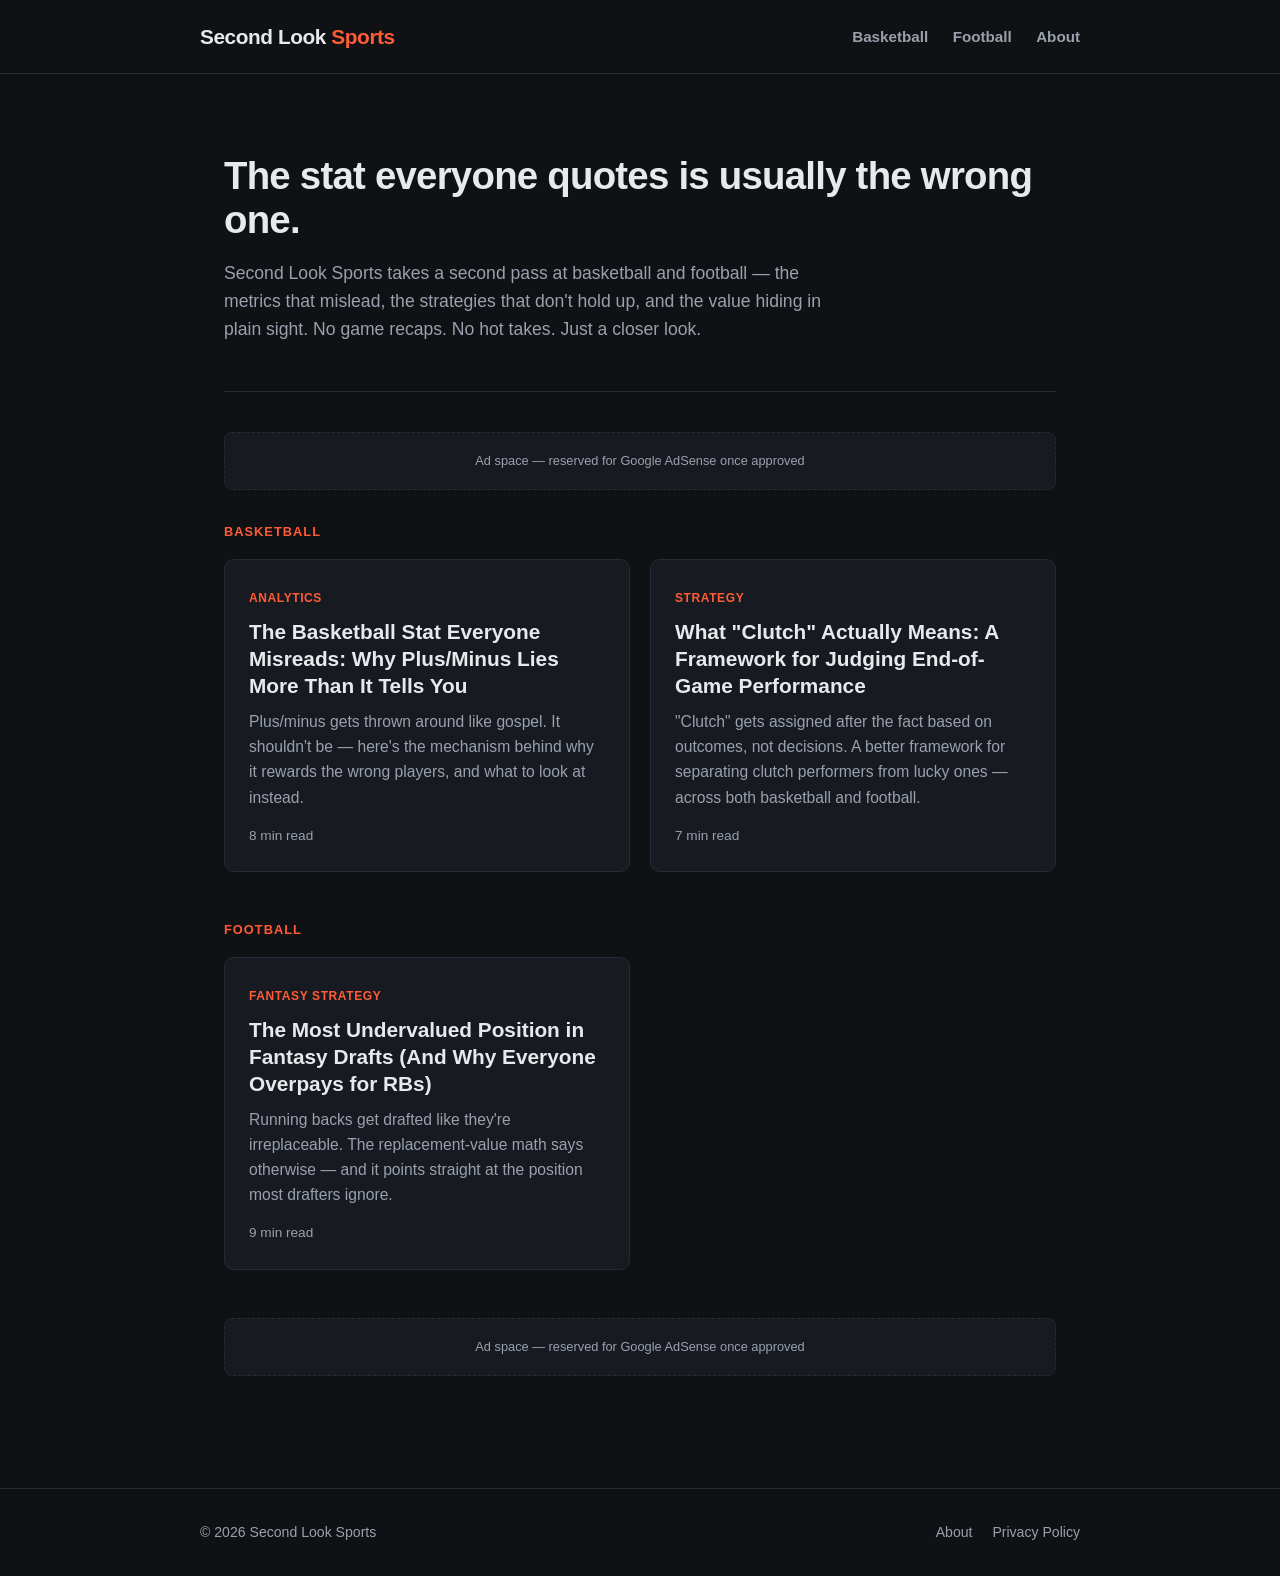
<file: index.html>
<!DOCTYPE html>
<html lang="en">
<head>
  <meta charset="UTF-8">
  <meta name="viewport" content="width=device-width, initial-scale=1.0">
  <title>Second Look Sports — Basketball & Football Analysis, Rethought</title>
  <meta name="description" content="Basketball and football analysis that questions the stats everyone else takes for granted. No recaps, no hot takes — just the numbers and strategy, looked at twice.">
  <link rel="stylesheet" href="css/style.css">
  <link rel="canonical" href="https://cobyjcohen2-cmyk.github.io/second-look-sports/">
</head>
<body>

  <header class="site-header">
    <div class="wrap">
      <a class="brand" href="index.html">Second Look <span>Sports</span></a>
      <nav class="main-nav">
        <a href="index.html#basketball">Basketball</a>
        <a href="index.html#football">Football</a>
        <a href="about.html">About</a>
      </nav>
    </div>
  </header>

  <main>
    <section class="hero">
      <h1>The stat everyone quotes is usually the wrong one.</h1>
      <p>Second Look Sports takes a second pass at basketball and football — the metrics that mislead, the strategies that don't hold up, and the value hiding in plain sight. No game recaps. No hot takes. Just a closer look.</p>
    </section>

    <div class="ad-slot">Ad space — reserved for Google AdSense once approved</div>

    <div id="basketball">
      <div class="section-label">Basketball</div>
      <div class="article-grid">
        <div class="article-card">
          <span class="tag">Analytics</span>
          <h2><a href="articles/plus-minus-lies.html">The Basketball Stat Everyone Misreads: Why Plus/Minus Lies More Than It Tells You</a></h2>
          <p>Plus/minus gets thrown around like gospel. It shouldn't be — here's the mechanism behind why it rewards the wrong players, and what to look at instead.</p>
          <span class="meta">8 min read</span>
        </div>
        <div class="article-card">
          <span class="tag">Strategy</span>
          <h2><a href="articles/what-clutch-really-means.html">What "Clutch" Actually Means: A Framework for Judging End-of-Game Performance</a></h2>
          <p>"Clutch" gets assigned after the fact based on outcomes, not decisions. A better framework for separating clutch performers from lucky ones — across both basketball and football.</p>
          <span class="meta">7 min read</span>
        </div>
      </div>
    </div>

    <div id="football">
      <div class="section-label">Football</div>
      <div class="article-grid">
        <div class="article-card">
          <span class="tag">Fantasy Strategy</span>
          <h2><a href="articles/fantasy-rb-value-trap.html">The Most Undervalued Position in Fantasy Drafts (And Why Everyone Overpays for RBs)</a></h2>
          <p>Running backs get drafted like they're irreplaceable. The replacement-value math says otherwise — and it points straight at the position most drafters ignore.</p>
          <span class="meta">9 min read</span>
        </div>
      </div>
    </div>

    <div class="ad-slot">Ad space — reserved for Google AdSense once approved</div>
  </main>

  <footer class="site-footer">
    <div class="wrap">
      <div>&copy; 2026 Second Look Sports</div>
      <div>
        <a href="about.html">About</a>
        <a href="privacy-policy.html">Privacy Policy</a>
      </div>
    </div>
  </footer>

</body>
</html>
</file>
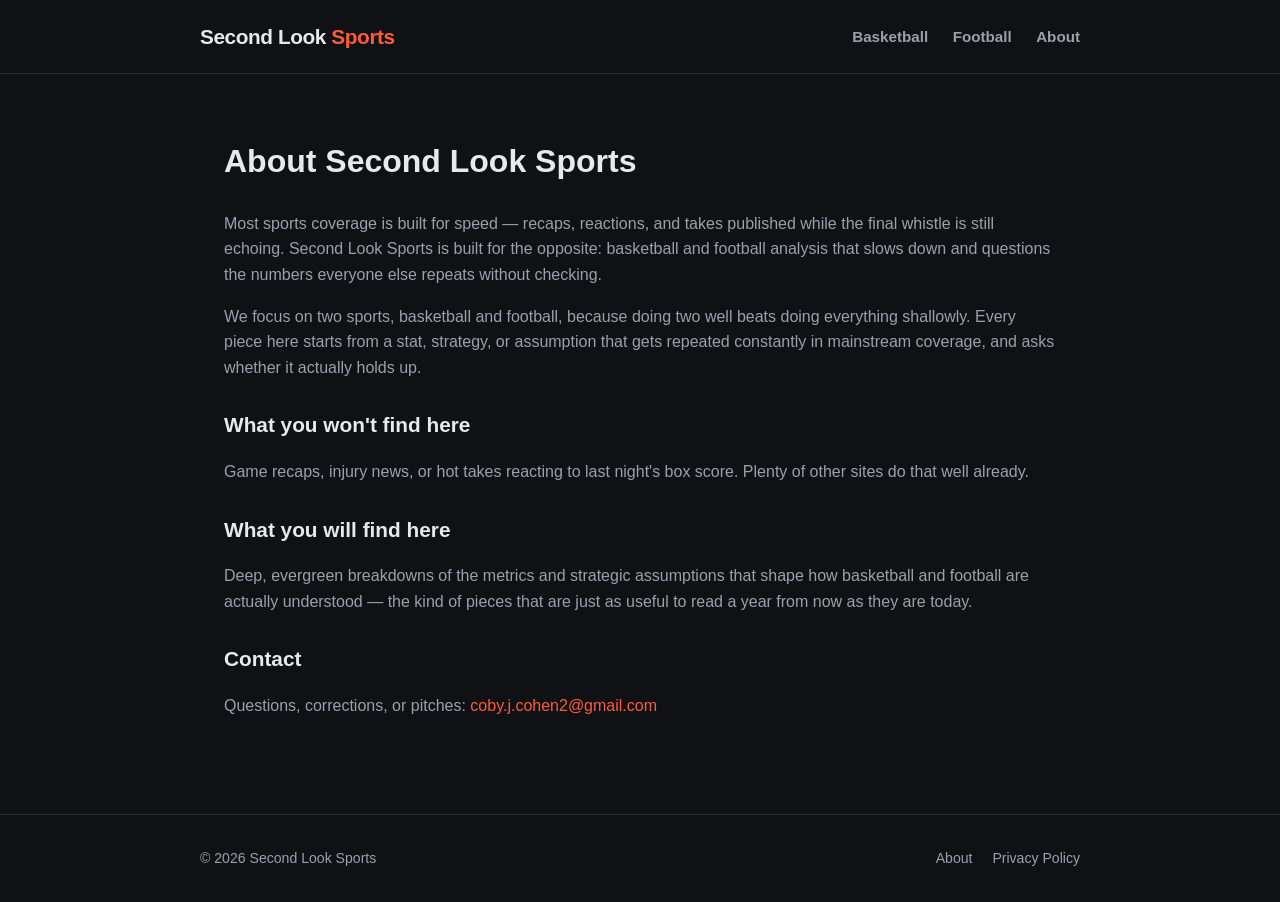
<file: about.html>
<!DOCTYPE html>
<html lang="en">
<head>
  <meta charset="UTF-8">
  <meta name="viewport" content="width=device-width, initial-scale=1.0">
  <title>About | Second Look Sports</title>
  <meta name="description" content="Second Look Sports covers basketball and football with an emphasis on the stats and strategy other coverage takes for granted.">
  <link rel="stylesheet" href="css/style.css">
</head>
<body>

  <header class="site-header">
    <div class="wrap">
      <a class="brand" href="index.html">Second Look <span>Sports</span></a>
      <nav class="main-nav">
        <a href="index.html#basketball">Basketball</a>
        <a href="index.html#football">Football</a>
        <a href="about.html">About</a>
      </nav>
    </div>
  </header>

  <main>
    <div class="static-page">
      <h1>About Second Look Sports</h1>

      <p>Most sports coverage is built for speed — recaps, reactions, and takes published while the final whistle is still echoing. Second Look Sports is built for the opposite: basketball and football analysis that slows down and questions the numbers everyone else repeats without checking.</p>

      <p>We focus on two sports, basketball and football, because doing two well beats doing everything shallowly. Every piece here starts from a stat, strategy, or assumption that gets repeated constantly in mainstream coverage, and asks whether it actually holds up.</p>

      <h2>What you won't find here</h2>
      <p>Game recaps, injury news, or hot takes reacting to last night's box score. Plenty of other sites do that well already.</p>

      <h2>What you will find here</h2>
      <p>Deep, evergreen breakdowns of the metrics and strategic assumptions that shape how basketball and football are actually understood — the kind of pieces that are just as useful to read a year from now as they are today.</p>

      <h2>Contact</h2>
      <p>Questions, corrections, or pitches: <a href="mailto:coby.j.cohen2@gmail.com">coby.j.cohen2@gmail.com</a></p>
    </div>
  </main>

  <footer class="site-footer">
    <div class="wrap">
      <div>&copy; 2026 Second Look Sports</div>
      <div>
        <a href="about.html">About</a>
        <a href="privacy-policy.html">Privacy Policy</a>
      </div>
    </div>
  </footer>

</body>
</html>
</file>
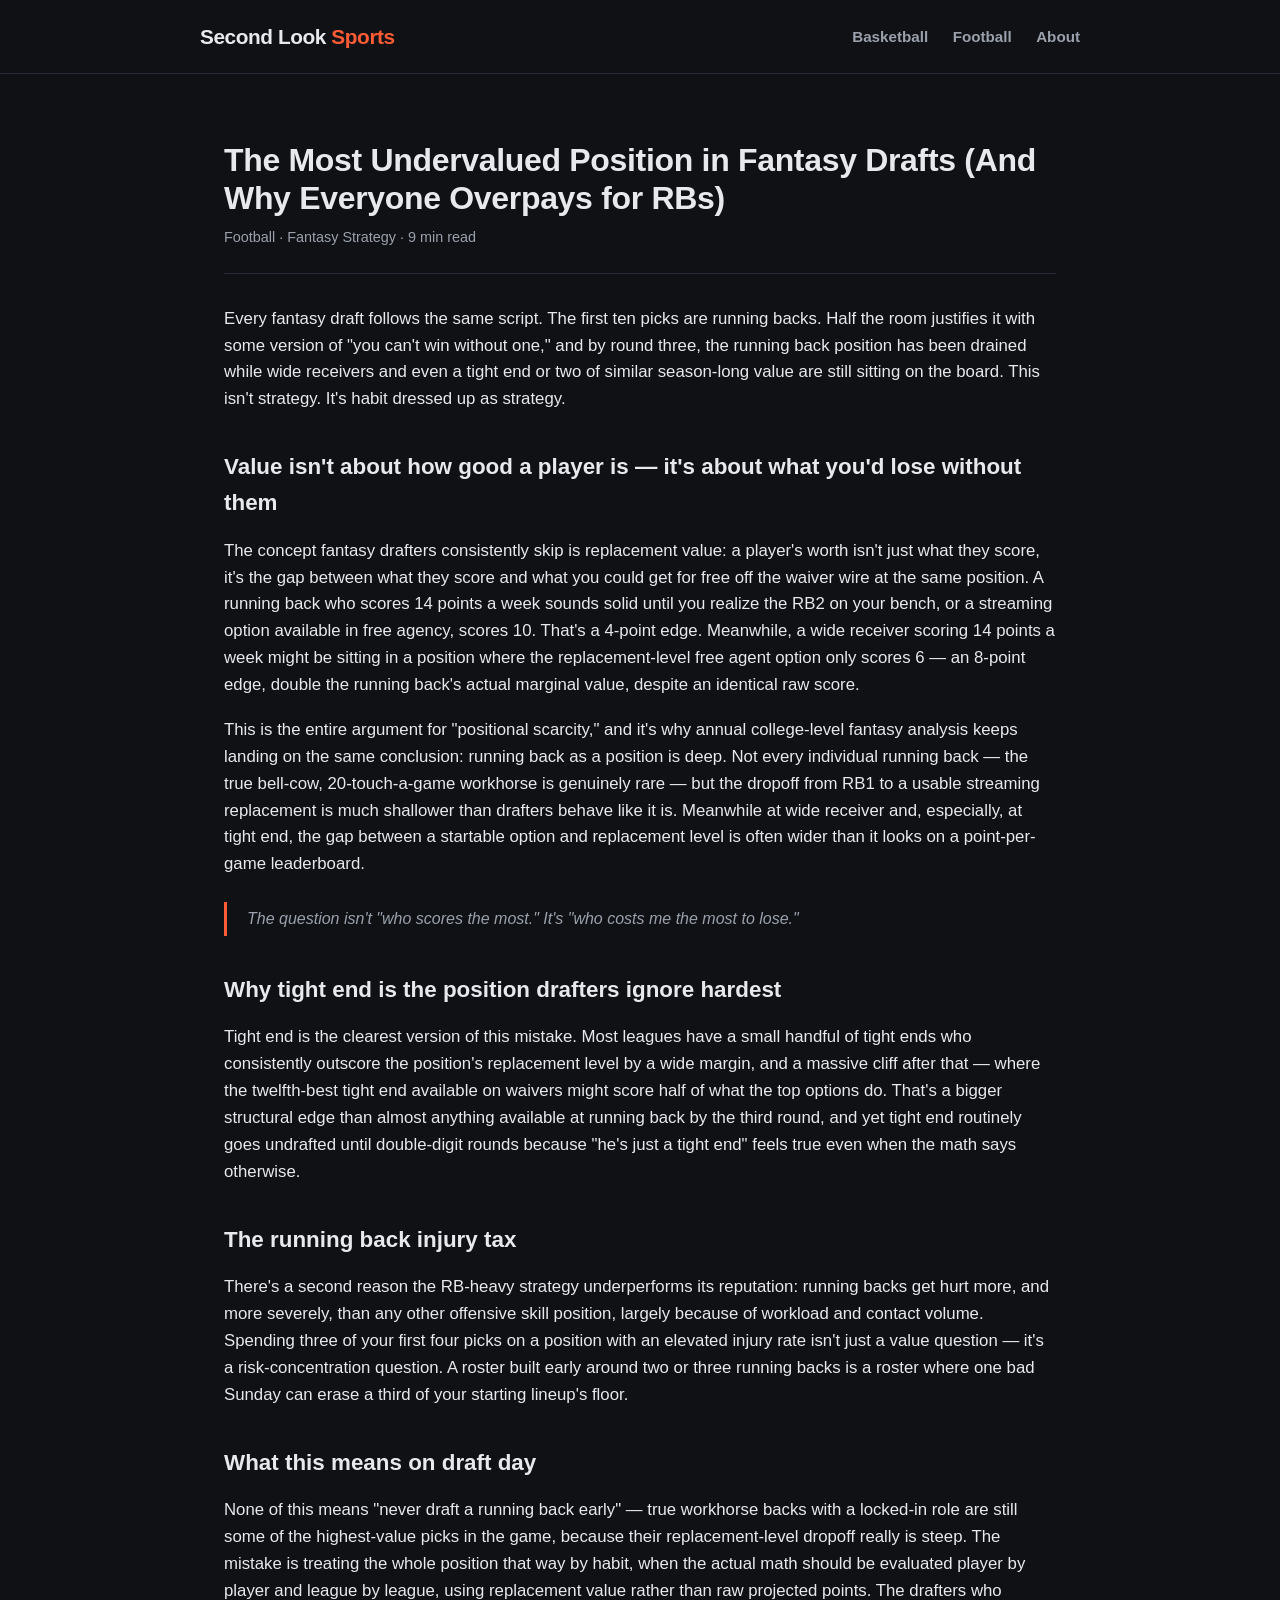
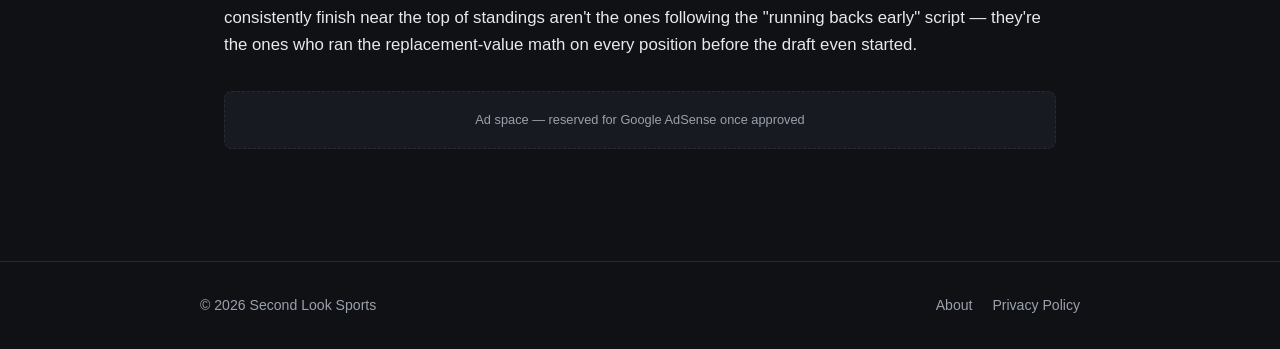
<file: fantasy-rb-value-trap.html>
<!DOCTYPE html>
<html lang="en">
<head>
  <meta charset="UTF-8">
  <meta name="viewport" content="width=device-width, initial-scale=1.0">
  <title>Why Everyone Overpays for Running Backs in Fantasy Drafts | Second Look Sports</title>
  <meta name="description" content="Running backs get drafted like they're irreplaceable. Replacement-value math says otherwise, and it points at the position most fantasy drafters ignore.">
  <link rel="stylesheet" href="../css/style.css">
  <link rel="canonical" href="https://cobyjcohen2-cmyk.github.io/second-look-sports/articles/fantasy-rb-value-trap.html">
</head>
<body>

  <header class="site-header">
    <div class="wrap">
      <a class="brand" href="../index.html">Second Look <span>Sports</span></a>
      <nav class="main-nav">
        <a href="../index.html#basketball">Basketball</a>
        <a href="../index.html#football">Football</a>
        <a href="../about.html">About</a>
      </nav>
    </div>
  </header>

  <main>
    <article class="post">
      <h1>The Most Undervalued Position in Fantasy Drafts (And Why Everyone Overpays for RBs)</h1>
      <div class="post-meta">Football · Fantasy Strategy · 9 min read</div>

      <p>Every fantasy draft follows the same script. The first ten picks are running backs. Half the room justifies it with some version of "you can't win without one," and by round three, the running back position has been drained while wide receivers and even a tight end or two of similar season-long value are still sitting on the board. This isn't strategy. It's habit dressed up as strategy.</p>

      <h2>Value isn't about how good a player is — it's about what you'd lose without them</h2>

      <p>The concept fantasy drafters consistently skip is replacement value: a player's worth isn't just what they score, it's the gap between what they score and what you could get for free off the waiver wire at the same position. A running back who scores 14 points a week sounds solid until you realize the RB2 on your bench, or a streaming option available in free agency, scores 10. That's a 4-point edge. Meanwhile, a wide receiver scoring 14 points a week might be sitting in a position where the replacement-level free agent option only scores 6 — an 8-point edge, double the running back's actual marginal value, despite an identical raw score.</p>

      <p>This is the entire argument for "positional scarcity," and it's why annual college-level fantasy analysis keeps landing on the same conclusion: running back as a position is deep. Not every individual running back — the true bell-cow, 20-touch-a-game workhorse is genuinely rare — but the dropoff from RB1 to a usable streaming replacement is much shallower than drafters behave like it is. Meanwhile at wide receiver and, especially, at tight end, the gap between a startable option and replacement level is often wider than it looks on a point-per-game leaderboard.</p>

      <blockquote>The question isn't "who scores the most." It's "who costs me the most to lose."</blockquote>

      <h2>Why tight end is the position drafters ignore hardest</h2>

      <p>Tight end is the clearest version of this mistake. Most leagues have a small handful of tight ends who consistently outscore the position's replacement level by a wide margin, and a massive cliff after that — where the twelfth-best tight end available on waivers might score half of what the top options do. That's a bigger structural edge than almost anything available at running back by the third round, and yet tight end routinely goes undrafted until double-digit rounds because "he's just a tight end" feels true even when the math says otherwise.</p>

      <h2>The running back injury tax</h2>

      <p>There's a second reason the RB-heavy strategy underperforms its reputation: running backs get hurt more, and more severely, than any other offensive skill position, largely because of workload and contact volume. Spending three of your first four picks on a position with an elevated injury rate isn't just a value question — it's a risk-concentration question. A roster built early around two or three running backs is a roster where one bad Sunday can erase a third of your starting lineup's floor.</p>

      <h2>What this means on draft day</h2>

      <p>None of this means "never draft a running back early" — true workhorse backs with a locked-in role are still some of the highest-value picks in the game, because their replacement-level dropoff really is steep. The mistake is treating the whole position that way by habit, when the actual math should be evaluated player by player and league by league, using replacement value rather than raw projected points. The drafters who consistently finish near the top of standings aren't the ones following the "running backs early" script — they're the ones who ran the replacement-value math on every position before the draft even started.</p>
    </article>

    <div class="ad-slot">Ad space — reserved for Google AdSense once approved</div>
  </main>

  <footer class="site-footer">
    <div class="wrap">
      <div>&copy; 2026 Second Look Sports</div>
      <div>
        <a href="../about.html">About</a>
        <a href="../privacy-policy.html">Privacy Policy</a>
      </div>
    </div>
  </footer>

</body>
</html>
</file>
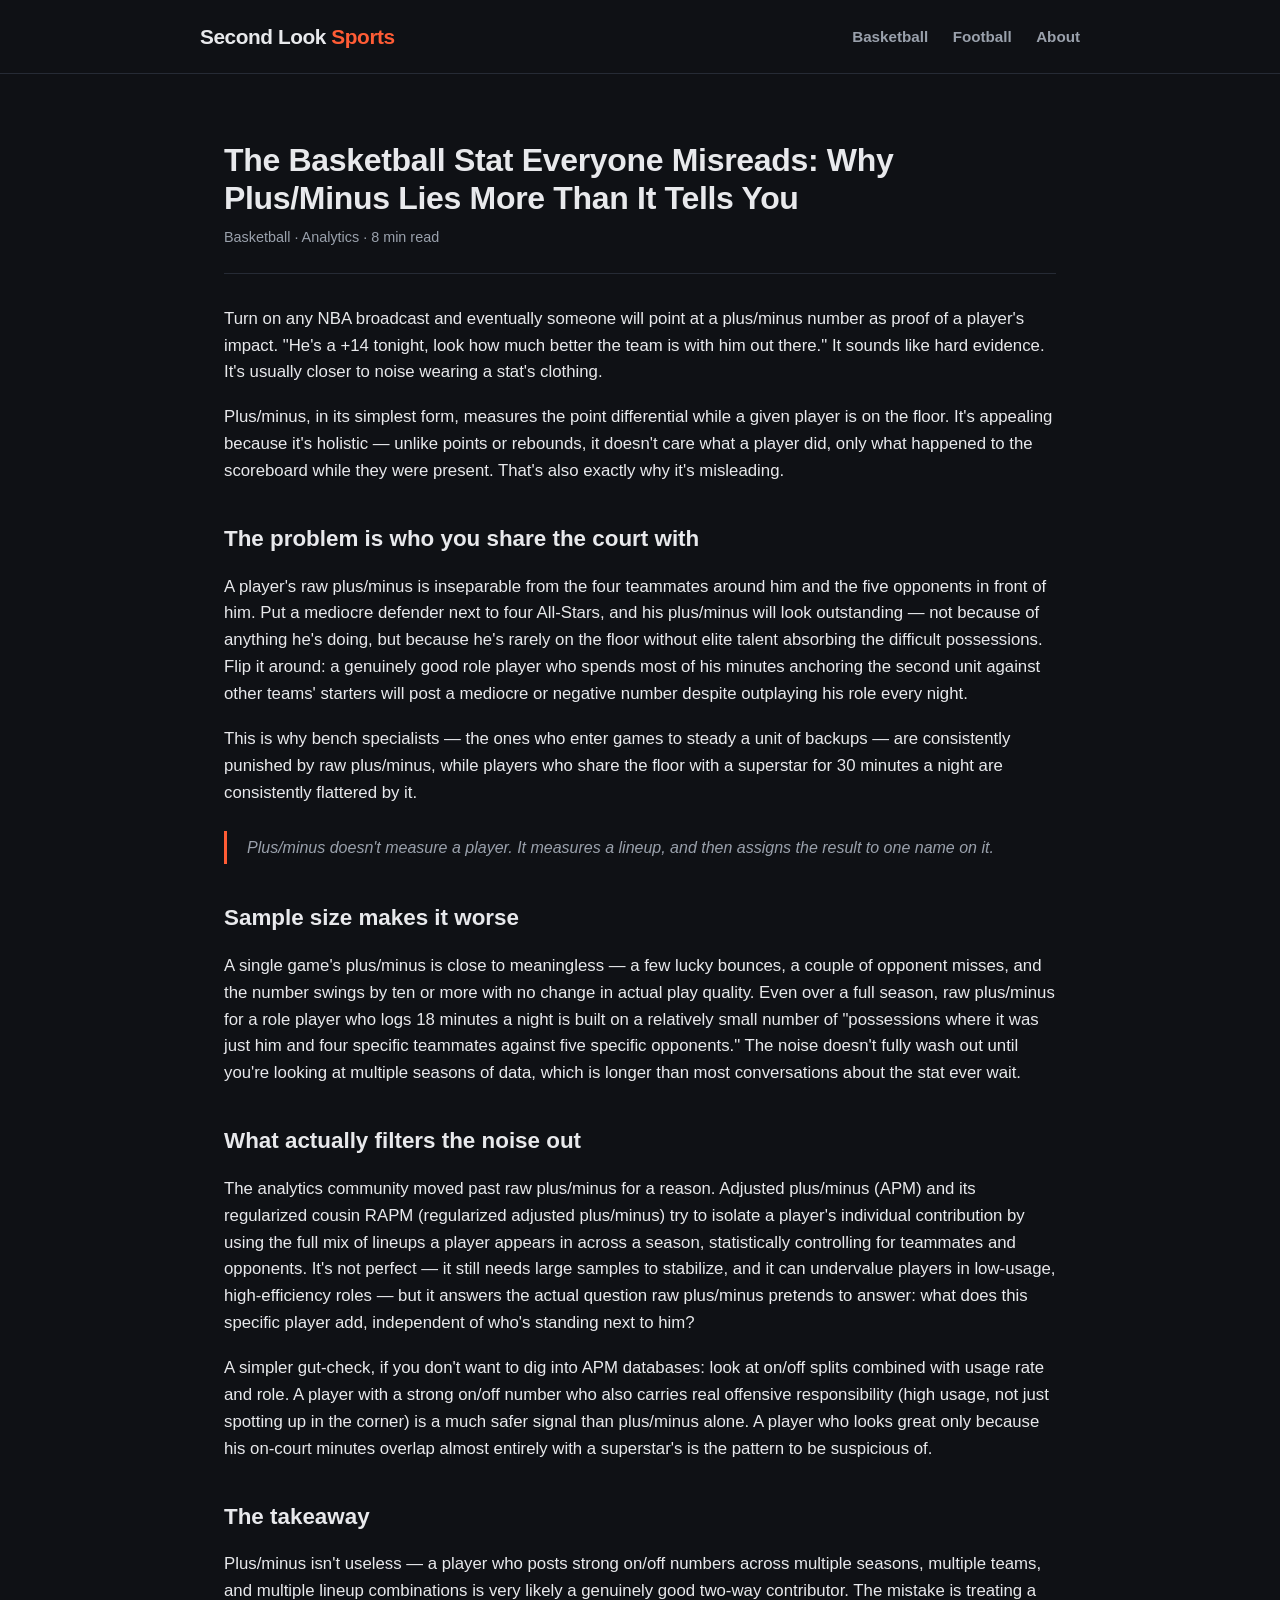
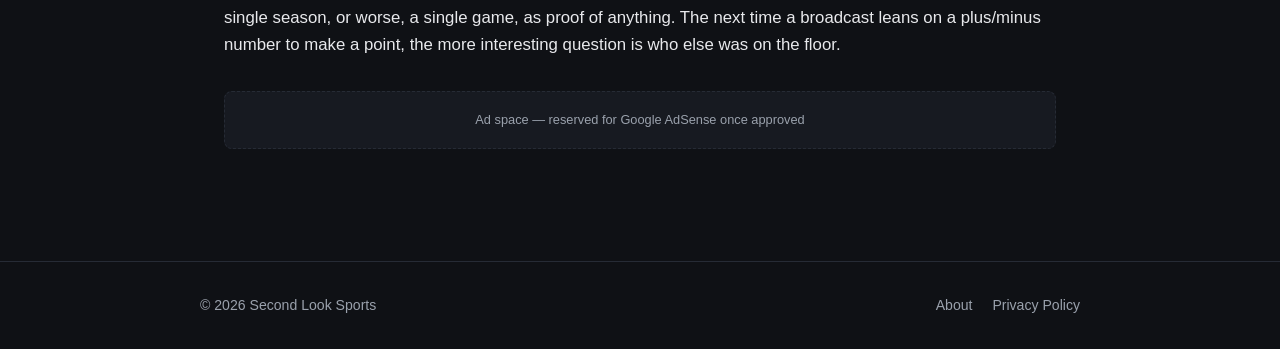
<file: plus-minus-lies.html>
<!DOCTYPE html>
<html lang="en">
<head>
  <meta charset="UTF-8">
  <meta name="viewport" content="width=device-width, initial-scale=1.0">
  <title>Why Plus/Minus Lies More Than It Tells You | Second Look Sports</title>
  <meta name="description" content="Plus/minus gets treated as a trustworthy stat, but it's shaped more by who you share the court with than by what you actually do. Here's the mechanism, and what to check instead.">
  <link rel="stylesheet" href="../css/style.css">
  <link rel="canonical" href="https://cobyjcohen2-cmyk.github.io/second-look-sports/articles/plus-minus-lies.html">
</head>
<body>

  <header class="site-header">
    <div class="wrap">
      <a class="brand" href="../index.html">Second Look <span>Sports</span></a>
      <nav class="main-nav">
        <a href="../index.html#basketball">Basketball</a>
        <a href="../index.html#football">Football</a>
        <a href="../about.html">About</a>
      </nav>
    </div>
  </header>

  <main>
    <article class="post">
      <h1>The Basketball Stat Everyone Misreads: Why Plus/Minus Lies More Than It Tells You</h1>
      <div class="post-meta">Basketball · Analytics · 8 min read</div>

      <p>Turn on any NBA broadcast and eventually someone will point at a plus/minus number as proof of a player's impact. "He's a +14 tonight, look how much better the team is with him out there." It sounds like hard evidence. It's usually closer to noise wearing a stat's clothing.</p>

      <p>Plus/minus, in its simplest form, measures the point differential while a given player is on the floor. It's appealing because it's holistic — unlike points or rebounds, it doesn't care what a player did, only what happened to the scoreboard while they were present. That's also exactly why it's misleading.</p>

      <h2>The problem is who you share the court with</h2>

      <p>A player's raw plus/minus is inseparable from the four teammates around him and the five opponents in front of him. Put a mediocre defender next to four All-Stars, and his plus/minus will look outstanding — not because of anything he's doing, but because he's rarely on the floor without elite talent absorbing the difficult possessions. Flip it around: a genuinely good role player who spends most of his minutes anchoring the second unit against other teams' starters will post a mediocre or negative number despite outplaying his role every night.</p>

      <p>This is why bench specialists — the ones who enter games to steady a unit of backups — are consistently punished by raw plus/minus, while players who share the floor with a superstar for 30 minutes a night are consistently flattered by it.</p>

      <blockquote>Plus/minus doesn't measure a player. It measures a lineup, and then assigns the result to one name on it.</blockquote>

      <h2>Sample size makes it worse</h2>

      <p>A single game's plus/minus is close to meaningless — a few lucky bounces, a couple of opponent misses, and the number swings by ten or more with no change in actual play quality. Even over a full season, raw plus/minus for a role player who logs 18 minutes a night is built on a relatively small number of "possessions where it was just him and four specific teammates against five specific opponents." The noise doesn't fully wash out until you're looking at multiple seasons of data, which is longer than most conversations about the stat ever wait.</p>

      <h2>What actually filters the noise out</h2>

      <p>The analytics community moved past raw plus/minus for a reason. Adjusted plus/minus (APM) and its regularized cousin RAPM (regularized adjusted plus/minus) try to isolate a player's individual contribution by using the full mix of lineups a player appears in across a season, statistically controlling for teammates and opponents. It's not perfect — it still needs large samples to stabilize, and it can undervalue players in low-usage, high-efficiency roles — but it answers the actual question raw plus/minus pretends to answer: what does this specific player add, independent of who's standing next to him?</p>

      <p>A simpler gut-check, if you don't want to dig into APM databases: look at on/off splits combined with usage rate and role. A player with a strong on/off number who also carries real offensive responsibility (high usage, not just spotting up in the corner) is a much safer signal than plus/minus alone. A player who looks great only because his on-court minutes overlap almost entirely with a superstar's is the pattern to be suspicious of.</p>

      <h2>The takeaway</h2>

      <p>Plus/minus isn't useless — a player who posts strong on/off numbers across multiple seasons, multiple teams, and multiple lineup combinations is very likely a genuinely good two-way contributor. The mistake is treating a single season, or worse, a single game, as proof of anything. The next time a broadcast leans on a plus/minus number to make a point, the more interesting question is who else was on the floor.</p>
    </article>

    <div class="ad-slot">Ad space — reserved for Google AdSense once approved</div>
  </main>

  <footer class="site-footer">
    <div class="wrap">
      <div>&copy; 2026 Second Look Sports</div>
      <div>
        <a href="../about.html">About</a>
        <a href="../privacy-policy.html">Privacy Policy</a>
      </div>
    </div>
  </footer>

</body>
</html>
</file>
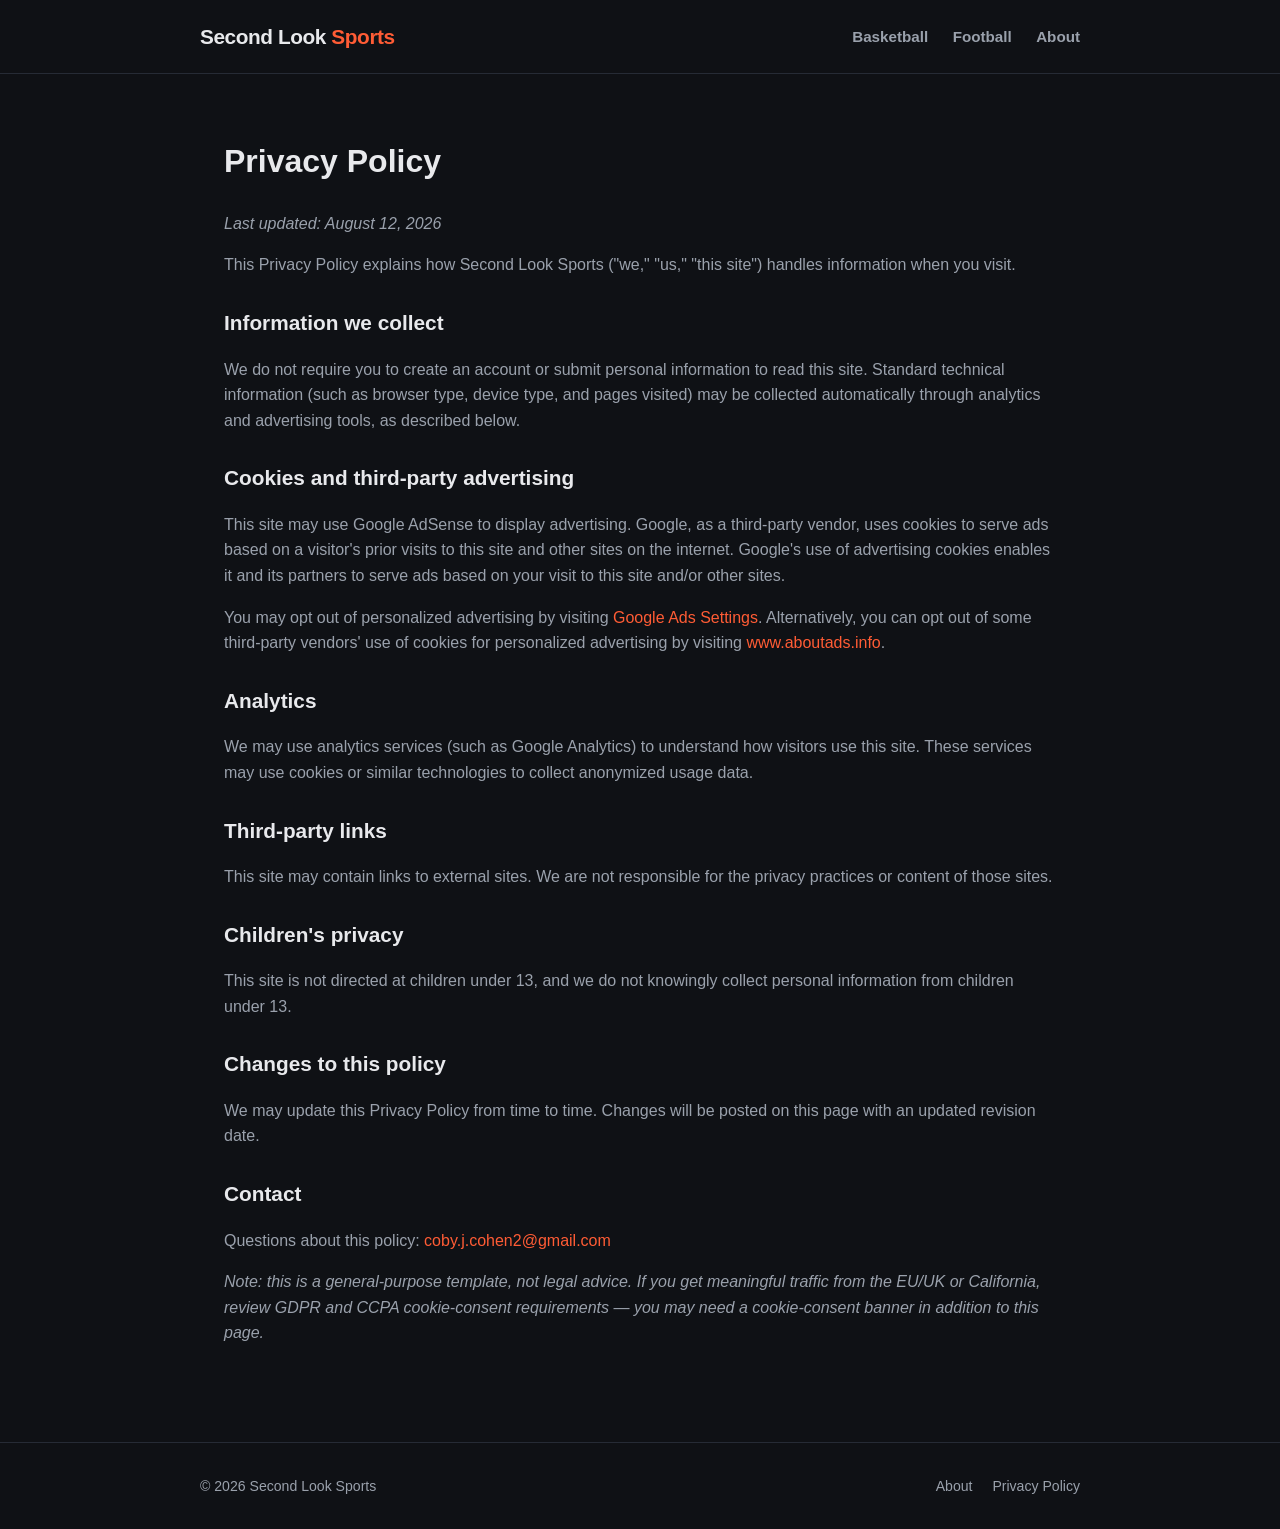
<file: privacy-policy.html>
<!DOCTYPE html>
<html lang="en">
<head>
  <meta charset="UTF-8">
  <meta name="viewport" content="width=device-width, initial-scale=1.0">
  <title>Privacy Policy | Second Look Sports</title>
  <meta name="description" content="Privacy policy for Second Look Sports, including how third-party advertisers such as Google AdSense may use cookies.">
  <link rel="stylesheet" href="css/style.css">
</head>
<body>

  <header class="site-header">
    <div class="wrap">
      <a class="brand" href="index.html">Second Look <span>Sports</span></a>
      <nav class="main-nav">
        <a href="index.html#basketball">Basketball</a>
        <a href="index.html#football">Football</a>
        <a href="about.html">About</a>
      </nav>
    </div>
  </header>

  <main>
    <div class="static-page">
      <h1>Privacy Policy</h1>
      <p><em>Last updated: August 12, 2026</em></p>

      <p>This Privacy Policy explains how Second Look Sports ("we," "us," "this site") handles information when you visit.</p>

      <h2>Information we collect</h2>
      <p>We do not require you to create an account or submit personal information to read this site. Standard technical information (such as browser type, device type, and pages visited) may be collected automatically through analytics and advertising tools, as described below.</p>

      <h2>Cookies and third-party advertising</h2>
      <p>This site may use Google AdSense to display advertising. Google, as a third-party vendor, uses cookies to serve ads based on a visitor's prior visits to this site and other sites on the internet. Google's use of advertising cookies enables it and its partners to serve ads based on your visit to this site and/or other sites.</p>
      <p>You may opt out of personalized advertising by visiting <a href="https://adssettings.google.com" target="_blank" rel="noopener">Google Ads Settings</a>. Alternatively, you can opt out of some third-party vendors' use of cookies for personalized advertising by visiting <a href="https://www.aboutads.info/choices/" target="_blank" rel="noopener">www.aboutads.info</a>.</p>

      <h2>Analytics</h2>
      <p>We may use analytics services (such as Google Analytics) to understand how visitors use this site. These services may use cookies or similar technologies to collect anonymized usage data.</p>

      <h2>Third-party links</h2>
      <p>This site may contain links to external sites. We are not responsible for the privacy practices or content of those sites.</p>

      <h2>Children's privacy</h2>
      <p>This site is not directed at children under 13, and we do not knowingly collect personal information from children under 13.</p>

      <h2>Changes to this policy</h2>
      <p>We may update this Privacy Policy from time to time. Changes will be posted on this page with an updated revision date.</p>

      <h2>Contact</h2>
      <p>Questions about this policy: <a href="mailto:coby.j.cohen2@gmail.com">coby.j.cohen2@gmail.com</a></p>

      <p><em>Note: this is a general-purpose template, not legal advice. If you get meaningful traffic from the EU/UK or California, review GDPR and CCPA cookie-consent requirements — you may need a cookie-consent banner in addition to this page.</em></p>
    </div>
  </main>

  <footer class="site-footer">
    <div class="wrap">
      <div>&copy; 2026 Second Look Sports</div>
      <div>
        <a href="about.html">About</a>
        <a href="privacy-policy.html">Privacy Policy</a>
      </div>
    </div>
  </footer>

</body>
</html>
</file>
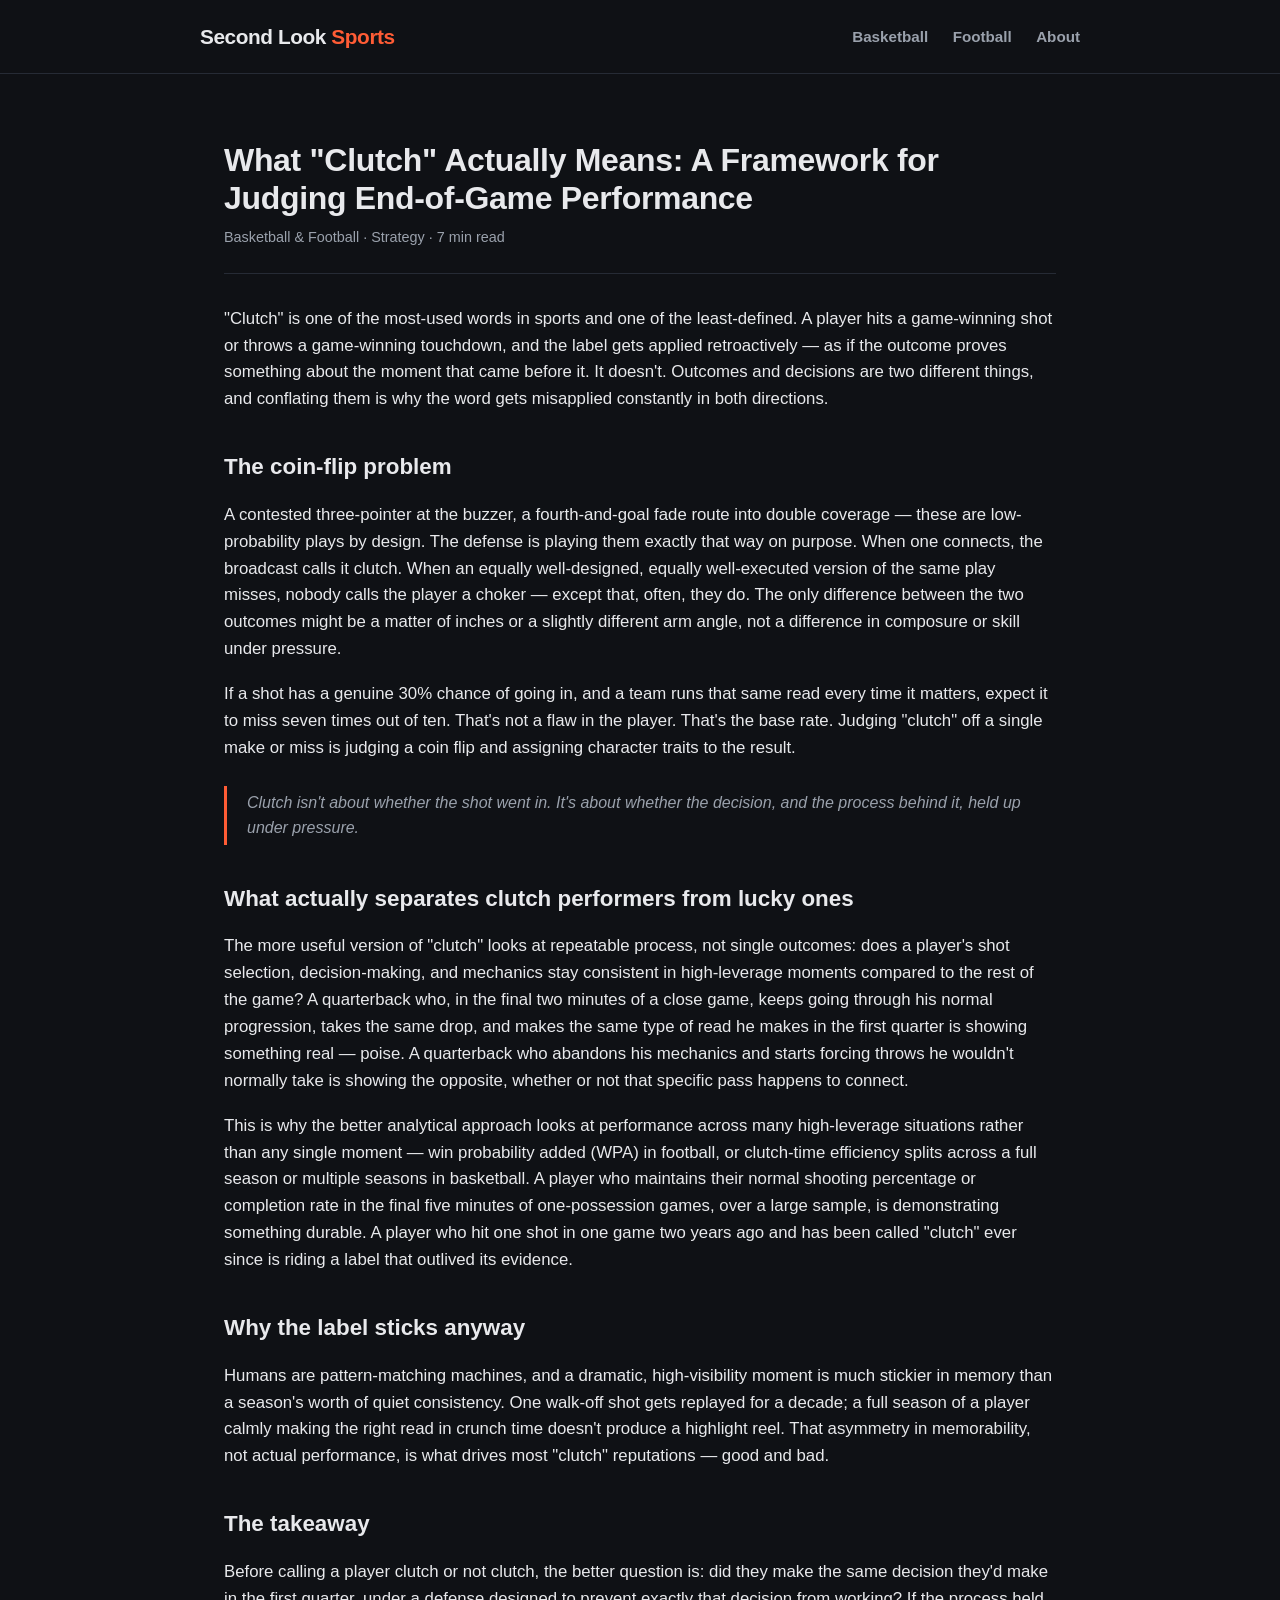
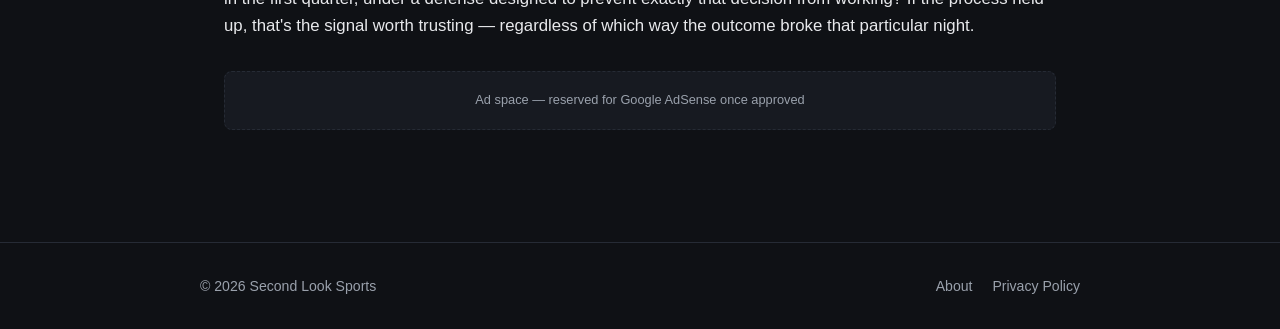
<file: what-clutch-really-means.html>
<!DOCTYPE html>
<html lang="en">
<head>
  <meta charset="UTF-8">
  <meta name="viewport" content="width=device-width, initial-scale=1.0">
  <title>What "Clutch" Actually Means | Second Look Sports</title>
  <meta name="description" content="Clutch gets assigned after the fact based on outcomes, not decisions. A framework for separating clutch performers from lucky ones, across basketball and football.">
  <link rel="stylesheet" href="../css/style.css">
  <link rel="canonical" href="https://cobyjcohen2-cmyk.github.io/second-look-sports/articles/what-clutch-really-means.html">
</head>
<body>

  <header class="site-header">
    <div class="wrap">
      <a class="brand" href="../index.html">Second Look <span>Sports</span></a>
      <nav class="main-nav">
        <a href="../index.html#basketball">Basketball</a>
        <a href="../index.html#football">Football</a>
        <a href="../about.html">About</a>
      </nav>
    </div>
  </header>

  <main>
    <article class="post">
      <h1>What "Clutch" Actually Means: A Framework for Judging End-of-Game Performance</h1>
      <div class="post-meta">Basketball & Football · Strategy · 7 min read</div>

      <p>"Clutch" is one of the most-used words in sports and one of the least-defined. A player hits a game-winning shot or throws a game-winning touchdown, and the label gets applied retroactively — as if the outcome proves something about the moment that came before it. It doesn't. Outcomes and decisions are two different things, and conflating them is why the word gets misapplied constantly in both directions.</p>

      <h2>The coin-flip problem</h2>

      <p>A contested three-pointer at the buzzer, a fourth-and-goal fade route into double coverage — these are low-probability plays by design. The defense is playing them exactly that way on purpose. When one connects, the broadcast calls it clutch. When an equally well-designed, equally well-executed version of the same play misses, nobody calls the player a choker — except that, often, they do. The only difference between the two outcomes might be a matter of inches or a slightly different arm angle, not a difference in composure or skill under pressure.</p>

      <p>If a shot has a genuine 30% chance of going in, and a team runs that same read every time it matters, expect it to miss seven times out of ten. That's not a flaw in the player. That's the base rate. Judging "clutch" off a single make or miss is judging a coin flip and assigning character traits to the result.</p>

      <blockquote>Clutch isn't about whether the shot went in. It's about whether the decision, and the process behind it, held up under pressure.</blockquote>

      <h2>What actually separates clutch performers from lucky ones</h2>

      <p>The more useful version of "clutch" looks at repeatable process, not single outcomes: does a player's shot selection, decision-making, and mechanics stay consistent in high-leverage moments compared to the rest of the game? A quarterback who, in the final two minutes of a close game, keeps going through his normal progression, takes the same drop, and makes the same type of read he makes in the first quarter is showing something real — poise. A quarterback who abandons his mechanics and starts forcing throws he wouldn't normally take is showing the opposite, whether or not that specific pass happens to connect.</p>

      <p>This is why the better analytical approach looks at performance across many high-leverage situations rather than any single moment — win probability added (WPA) in football, or clutch-time efficiency splits across a full season or multiple seasons in basketball. A player who maintains their normal shooting percentage or completion rate in the final five minutes of one-possession games, over a large sample, is demonstrating something durable. A player who hit one shot in one game two years ago and has been called "clutch" ever since is riding a label that outlived its evidence.</p>

      <h2>Why the label sticks anyway</h2>

      <p>Humans are pattern-matching machines, and a dramatic, high-visibility moment is much stickier in memory than a season's worth of quiet consistency. One walk-off shot gets replayed for a decade; a full season of a player calmly making the right read in crunch time doesn't produce a highlight reel. That asymmetry in memorability, not actual performance, is what drives most "clutch" reputations — good and bad.</p>

      <h2>The takeaway</h2>

      <p>Before calling a player clutch or not clutch, the better question is: did they make the same decision they'd make in the first quarter, under a defense designed to prevent exactly that decision from working? If the process held up, that's the signal worth trusting — regardless of which way the outcome broke that particular night.</p>
    </article>

    <div class="ad-slot">Ad space — reserved for Google AdSense once approved</div>
  </main>

  <footer class="site-footer">
    <div class="wrap">
      <div>&copy; 2026 Second Look Sports</div>
      <div>
        <a href="../about.html">About</a>
        <a href="../privacy-policy.html">Privacy Policy</a>
      </div>
    </div>
  </footer>

</body>
</html>
</file>
<file: css/style.css>
/* Second Look Sports — main stylesheet */

:root {
  --bg: #0f1115;
  --bg-card: #171a21;
  --border: #262b35;
  --text: #e8e9ec;
  --text-dim: #9aa1ac;
  --accent: #ff5c35;
  --accent-dim: #c9481f;
  --max-width: 880px;
}

* { box-sizing: border-box; }

html { scroll-behavior: smooth; }

body {
  margin: 0;
  font-family: -apple-system, BlinkMacSystemFont, "Segoe UI", Roboto, Helvetica, Arial, sans-serif;
  background: var(--bg);
  color: var(--text);
  line-height: 1.6;
}

a { color: var(--accent); text-decoration: none; }
a:hover { text-decoration: underline; }

header.site-header {
  border-bottom: 1px solid var(--border);
  padding: 20px 24px;
}

header.site-header .wrap {
  max-width: var(--max-width);
  margin: 0 auto;
  display: flex;
  align-items: center;
  justify-content: space-between;
  flex-wrap: wrap;
  gap: 12px;
}

.brand {
  font-size: 1.3rem;
  font-weight: 800;
  color: var(--text);
  letter-spacing: -0.02em;
}

.brand span { color: var(--accent); }

nav.main-nav a {
  color: var(--text-dim);
  margin-left: 20px;
  font-weight: 600;
  font-size: 0.95rem;
}

nav.main-nav a:hover { color: var(--text); text-decoration: none; }

main {
  max-width: var(--max-width);
  margin: 0 auto;
  padding: 40px 24px 80px;
}

.hero {
  padding: 40px 0 48px;
  border-bottom: 1px solid var(--border);
  margin-bottom: 40px;
}

.hero h1 {
  font-size: 2.4rem;
  line-height: 1.15;
  margin: 0 0 16px;
  letter-spacing: -0.02em;
}

.hero p {
  color: var(--text-dim);
  font-size: 1.1rem;
  max-width: 620px;
  margin: 0;
}

.section-label {
  text-transform: uppercase;
  letter-spacing: 0.08em;
  font-size: 0.8rem;
  font-weight: 700;
  color: var(--accent);
  margin-bottom: 16px;
}

.article-grid {
  display: grid;
  grid-template-columns: 1fr;
  gap: 20px;
  margin-bottom: 48px;
}

.article-card {
  background: var(--bg-card);
  border: 1px solid var(--border);
  border-radius: 10px;
  padding: 24px;
  transition: border-color 0.15s ease;
}

.article-card:hover { border-color: var(--accent-dim); }

.article-card .tag {
  display: inline-block;
  font-size: 0.75rem;
  font-weight: 700;
  text-transform: uppercase;
  letter-spacing: 0.05em;
  color: var(--accent);
  margin-bottom: 10px;
}

.article-card h2 {
  font-size: 1.3rem;
  margin: 0 0 10px;
  line-height: 1.3;
}

.article-card h2 a { color: var(--text); }

.article-card p {
  color: var(--text-dim);
  margin: 0 0 12px;
  font-size: 0.98rem;
}

.article-card .meta {
  color: var(--text-dim);
  font-size: 0.85rem;
}

article.post h1 {
  font-size: 2rem;
  line-height: 1.2;
  margin-bottom: 8px;
  letter-spacing: -0.01em;
}

article.post .post-meta {
  color: var(--text-dim);
  font-size: 0.9rem;
  margin-bottom: 32px;
  padding-bottom: 24px;
  border-bottom: 1px solid var(--border);
}

article.post h2 {
  font-size: 1.4rem;
  margin-top: 36px;
  margin-bottom: 12px;
}

article.post p { margin-bottom: 18px; font-size: 1.05rem; }

article.post blockquote {
  border-left: 3px solid var(--accent);
  margin: 24px 0;
  padding: 4px 20px;
  color: var(--text-dim);
  font-style: italic;
}

.ad-slot {
  background: var(--bg-card);
  border: 1px dashed var(--border);
  border-radius: 8px;
  padding: 18px;
  text-align: center;
  color: var(--text-dim);
  font-size: 0.8rem;
  margin: 32px 0;
}

footer.site-footer {
  border-top: 1px solid var(--border);
  padding: 32px 24px;
  color: var(--text-dim);
  font-size: 0.88rem;
}

footer.site-footer .wrap {
  max-width: var(--max-width);
  margin: 0 auto;
  display: flex;
  justify-content: space-between;
  flex-wrap: wrap;
  gap: 12px;
}

footer.site-footer a { color: var(--text-dim); margin-left: 16px; }
footer.site-footer a:first-child { margin-left: 0; }

.static-page h1 { font-size: 2rem; margin-bottom: 24px; }
.static-page h2 { font-size: 1.3rem; margin-top: 28px; }
.static-page p { margin-bottom: 16px; color: var(--text-dim); }

@media (min-width: 640px) {
  .article-grid { grid-template-columns: 1fr 1fr; }
}
</file>
